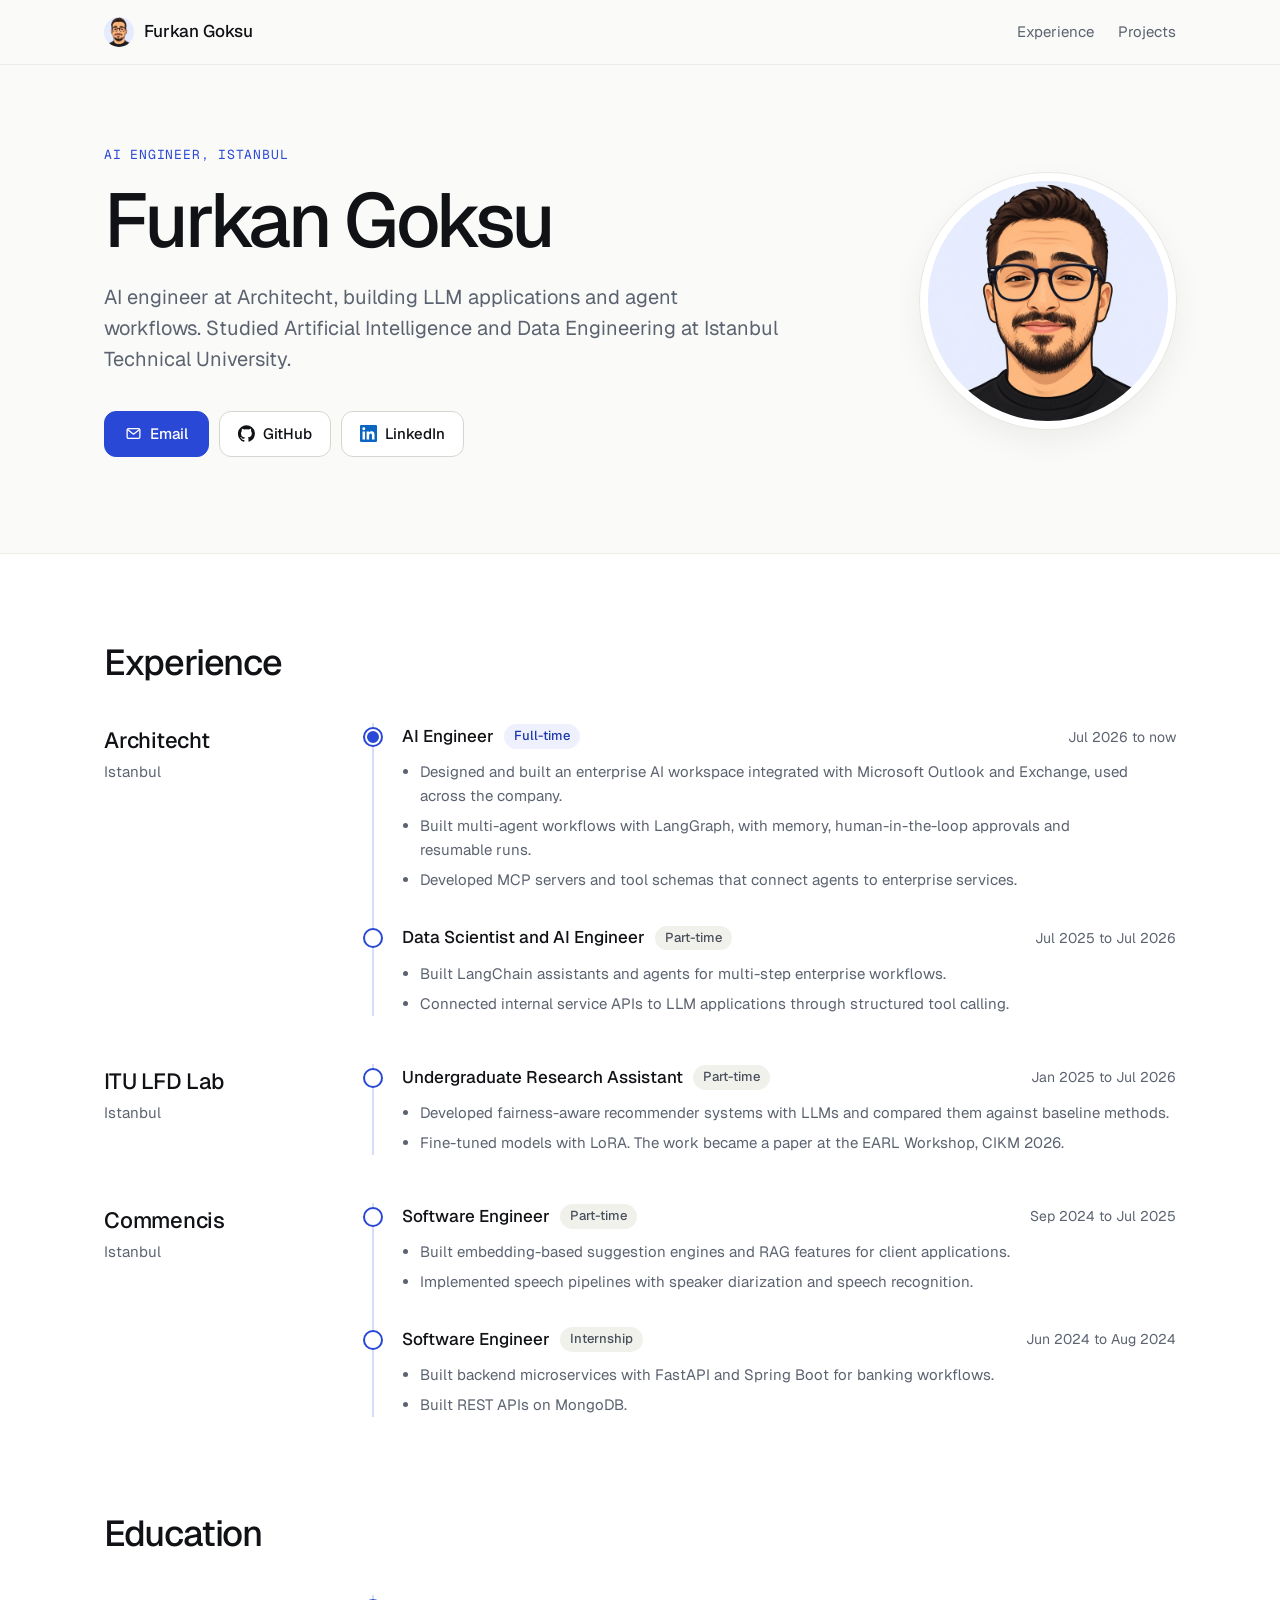
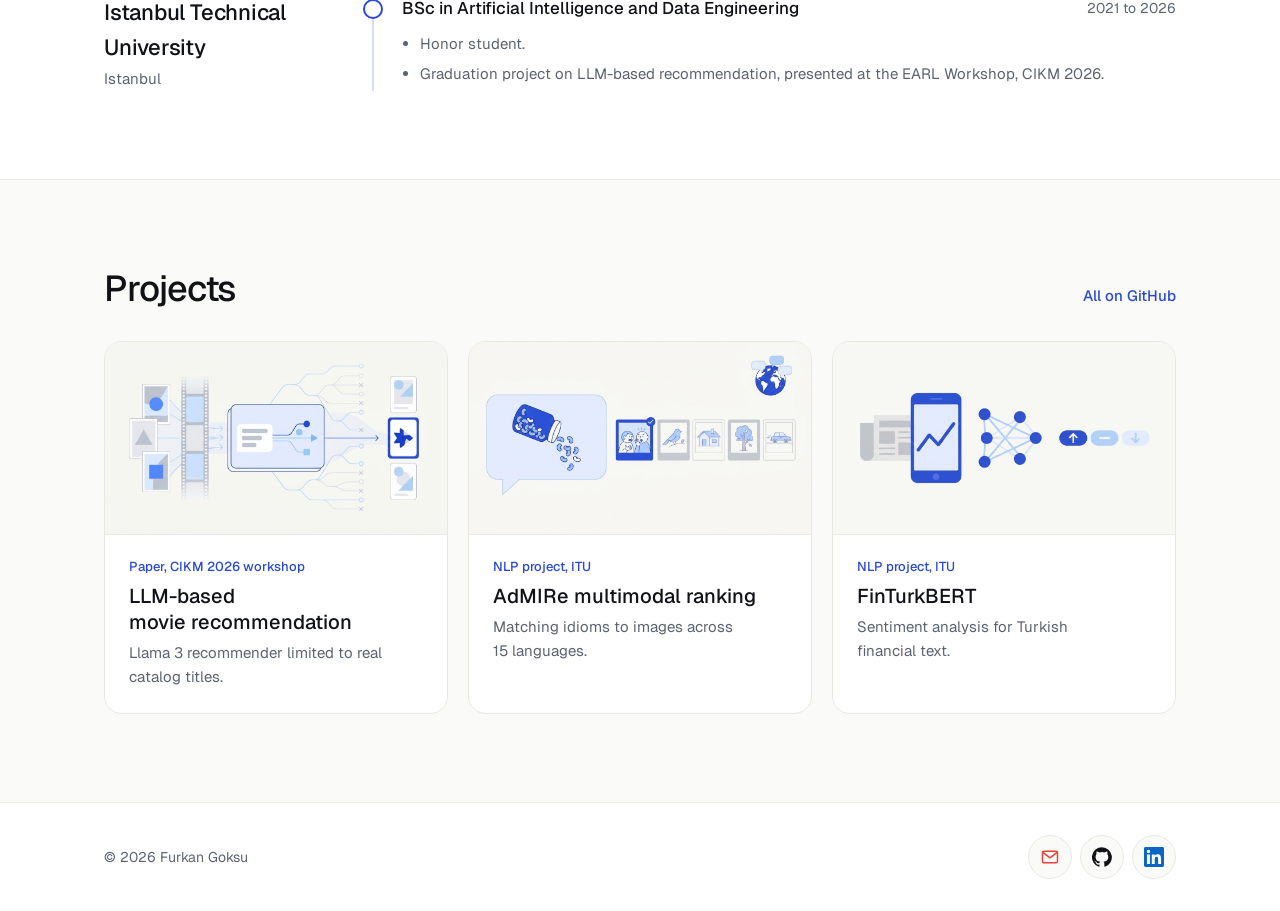
<file: index.html>
<!doctype html>
<html lang="en">
<head>
  <meta charset="utf-8">
  <meta name="viewport" content="width=device-width, initial-scale=1">
  <title>Furkan Goksu</title>
  <meta name="description" content="Furkan Goksu, AI engineer at Architecht in Istanbul. Experience, education and projects.">
  <meta property="og:title" content="Furkan Goksu">
  <meta property="og:description" content="Furkan Goksu, AI engineer at Architecht in Istanbul. Experience, education and projects.">
  <meta property="og:type" content="website">
  <meta property="og:image" content="https://furkngoksu.github.io/assets/img/avatar.jpg">
  <link rel="icon" href="assets/favicon.svg" type="image/svg+xml">
  <link rel="preconnect" href="https://fonts.googleapis.com">
  <link rel="preconnect" href="https://fonts.gstatic.com" crossorigin>
  <link href="https://fonts.googleapis.com/css2?family=Geist:wght@400;500;600&family=Geist+Mono:wght@400&display=swap" rel="stylesheet">
  <link rel="stylesheet" href="assets/style.css">
</head>
<body>
  <header class="top">
    <div class="wrap">
      <a class="brand" href="./"><img src="assets/img/avatar.jpg" alt="" width="30" height="30">Furkan Goksu</a>
      <nav aria-label="Main">
        <a class="opt-sm" href="#experience">Experience</a>
        <a href="#projects">Projects</a>
      </nav>
    </div>
  </header>

  <main>
    <section class="wrap hero" id="top" aria-labelledby="name">
      <div class="hero-text">
        <p class="eyebrow">AI ENGINEER, ISTANBUL</p>
        <h1 id="name">Furkan Goksu</h1>
        <p class="lead">AI engineer at Architecht, building LLM applications and agent workflows. Studied Artificial Intelligence and Data Engineering at Istanbul Technical University.</p>
        <div class="actions">
          <a class="btn primary" href="mailto:furkan.goksu.399@gmail.com"><svg aria-hidden="true" viewBox="0 0 24 24" fill="none" stroke="currentColor" stroke-width="1.8" stroke-linecap="round" stroke-linejoin="round"><rect x="3" y="5" width="18" height="14" rx="2"/><path d="m3.5 6.5 8.5 6.5 8.5-6.5"/></svg>Email</a>
          <a class="btn" href="https://github.com/furkngoksu"><svg aria-hidden="true" viewBox="0 0 24 24" fill="currentColor"><path d="M12 .3a12 12 0 0 0-3.8 23.4c.6.1.8-.3.8-.6v-2c-3.3.7-4-1.6-4-1.6-.6-1.4-1.4-1.8-1.4-1.8-1-.7.1-.7.1-.7 1.2.1 1.8 1.2 1.8 1.2 1.1 1.8 2.8 1.3 3.5 1 .1-.8.4-1.3.8-1.6-2.7-.3-5.5-1.3-5.5-5.9 0-1.3.5-2.4 1.2-3.2-.1-.3-.5-1.5.1-3.2 0 0 1-.3 3.3 1.2a11.5 11.5 0 0 1 6 0c2.3-1.5 3.3-1.2 3.3-1.2.6 1.7.2 2.9.1 3.2.8.8 1.2 1.9 1.2 3.2 0 4.6-2.8 5.6-5.5 5.9.4.4.8 1.1.8 2.2v3.3c0 .3.2.7.8.6A12 12 0 0 0 12 .3"/></svg>GitHub</a>
          <a class="btn" href="https://www.linkedin.com/in/furkan-goksu-x399/"><svg aria-hidden="true" viewBox="0 0 24 24" fill="#0A66C2"><path d="M20.45 20.45h-3.55v-5.57c0-1.33-.03-3.04-1.85-3.04-1.86 0-2.14 1.45-2.14 2.94v5.67H9.35V9h3.41v1.56h.05c.48-.9 1.64-1.85 3.37-1.85 3.6 0 4.27 2.37 4.27 5.46v6.28zM5.34 7.43a2.06 2.06 0 1 1 0-4.12 2.06 2.06 0 0 1 0 4.12zM7.12 20.45H3.56V9h3.56v11.45zM22.22 0H1.77C.79 0 0 .77 0 1.73v20.54C0 23.23.79 24 1.77 24h20.45c.98 0 1.78-.77 1.78-1.73V1.73C24 .77 23.2 0 22.22 0z"/></svg>LinkedIn</a>
        </div>
      </div>
      <div class="avatar"><img src="assets/img/avatar.jpg" alt="Illustrated avatar of Furkan Goksu" width="260" height="260"></div>
    </section>

    <div class="band">
      <section class="wrap section" id="experience" aria-labelledby="experience-title">
        <h2 id="experience-title">Experience</h2>
        <div class="orgs">
        <article class="org">
          <div class="org-name"><h3>Architecht</h3><p>Istanbul</p></div>
          <ol class="roles">
            <li class="role current">
              <div class="role-head">
                <div class="role-title"><h4>AI Engineer</h4><span class="pill full">Full-time</span></div>
                <span class="when">Jul 2026 to now</span>
              </div>
              <ul><li>Designed and built an enterprise AI workspace integrated with Microsoft Outlook and Exchange, used across the company.</li><li>Built multi-agent workflows with LangGraph, with memory, human-in-the-loop approvals and resumable runs.</li><li>Developed MCP servers and tool schemas that connect agents to enterprise services.</li></ul>
            </li>
            <li class="role">
              <div class="role-head">
                <div class="role-title"><h4>Data Scientist and AI Engineer</h4><span class="pill">Part-time</span></div>
                <span class="when">Jul 2025 to Jul 2026</span>
              </div>
              <ul><li>Built LangChain assistants and agents for multi-step enterprise workflows.</li><li>Connected internal service APIs to LLM applications through structured tool calling.</li></ul>
            </li>
          </ol>
        </article>
        <article class="org">
          <div class="org-name"><h3>ITU LFD Lab</h3><p>Istanbul</p></div>
          <ol class="roles">
            <li class="role">
              <div class="role-head">
                <div class="role-title"><h4>Undergraduate Research Assistant</h4><span class="pill">Part-time</span></div>
                <span class="when">Jan 2025 to Jul 2026</span>
              </div>
              <ul><li>Developed fairness-aware recommender systems with LLMs and compared them against baseline methods.</li><li>Fine-tuned models with LoRA. The work became a paper at the EARL Workshop, CIKM 2026.</li></ul>
            </li>
          </ol>
        </article>
        <article class="org">
          <div class="org-name"><h3>Commencis</h3><p>Istanbul</p></div>
          <ol class="roles">
            <li class="role">
              <div class="role-head">
                <div class="role-title"><h4>Software Engineer</h4><span class="pill">Part-time</span></div>
                <span class="when">Sep 2024 to Jul 2025</span>
              </div>
              <ul><li>Built embedding-based suggestion engines and RAG features for client applications.</li><li>Implemented speech pipelines with speaker diarization and speech recognition.</li></ul>
            </li>
            <li class="role">
              <div class="role-head">
                <div class="role-title"><h4>Software Engineer</h4><span class="pill">Internship</span></div>
                <span class="when">Jun 2024 to Aug 2024</span>
              </div>
              <ul><li>Built backend microservices with FastAPI and Spring Boot for banking workflows.</li><li>Built REST APIs on MongoDB.</li></ul>
            </li>
          </ol>
        </article>
        </div>

        <h2 class="next" id="education">Education</h2>
        <div class="orgs">
        <article class="org">
          <div class="org-name"><h3>Istanbul Technical University</h3><p>Istanbul</p></div>
          <ol class="roles">
            <li class="role">
              <div class="role-head">
                <div class="role-title"><h4>BSc in Artificial Intelligence and Data Engineering</h4></div>
                <span class="when">2021 to 2026</span>
              </div>
              <ul><li>Honor student.</li><li>Graduation project on LLM-based recommendation, presented at the EARL Workshop, CIKM 2026.</li></ul>
            </li>
          </ol>
        </article>
        </div>
      </section>
    </div>

    <section class="wrap section" id="projects" aria-labelledby="projects-title">
      <div class="head-row">
        <h2 id="projects-title">Projects</h2>
        <a href="https://github.com/furkngoksu">All on GitHub</a>
      </div>
      <div class="cards">
        <a class="card" href="projects/llm-recommender/">
          <img src="assets/img/cover-rec.jpg" alt="Illustration of a language model choosing movies from a catalog" width="1200" height="675" loading="lazy">
          <div class="body">
            <span class="kind">Paper, CIKM 2026 workshop</span>
            <h3>LLM-based movie recommendation</h3>
            <p>Llama 3 recommender limited to real catalog titles.</p>
          </div>
        </a>
        <a class="card" href="projects/admire/">
          <img src="assets/img/cover-admire.jpg" alt="Illustration of an idiom matched to the right image" width="1200" height="675" loading="lazy">
          <div class="body">
            <span class="kind">NLP project, ITU</span>
            <h3>AdMIRe multimodal ranking</h3>
            <p>Matching idioms to images across 15 languages.</p>
          </div>
        </a>
        <a class="card" href="projects/finturkbert/">
          <img src="assets/img/cover-fin.jpg" alt="Illustration of financial news turned into sentiment labels" width="1200" height="675" loading="lazy">
          <div class="body">
            <span class="kind">NLP project, ITU</span>
            <h3>FinTurkBERT</h3>
            <p>Sentiment analysis for Turkish financial text.</p>
          </div>
        </a>
      </div>
    </section>
  </main>

  <footer class="foot">
    <div class="wrap">
      <span>© 2026 Furkan Goksu</span>
      <div class="icons">
        <a class="mail" href="mailto:furkan.goksu.399@gmail.com" aria-label="Email"><svg aria-hidden="true" viewBox="0 0 24 24" fill="none" stroke="currentColor" stroke-width="1.8" stroke-linecap="round" stroke-linejoin="round"><rect x="3" y="5" width="18" height="14" rx="2"/><path d="m3.5 6.5 8.5 6.5 8.5-6.5"/></svg></a>
        <a class="gh" href="https://github.com/furkngoksu" aria-label="GitHub"><svg aria-hidden="true" viewBox="0 0 24 24" fill="currentColor"><path d="M12 .3a12 12 0 0 0-3.8 23.4c.6.1.8-.3.8-.6v-2c-3.3.7-4-1.6-4-1.6-.6-1.4-1.4-1.8-1.4-1.8-1-.7.1-.7.1-.7 1.2.1 1.8 1.2 1.8 1.2 1.1 1.8 2.8 1.3 3.5 1 .1-.8.4-1.3.8-1.6-2.7-.3-5.5-1.3-5.5-5.9 0-1.3.5-2.4 1.2-3.2-.1-.3-.5-1.5.1-3.2 0 0 1-.3 3.3 1.2a11.5 11.5 0 0 1 6 0c2.3-1.5 3.3-1.2 3.3-1.2.6 1.7.2 2.9.1 3.2.8.8 1.2 1.9 1.2 3.2 0 4.6-2.8 5.6-5.5 5.9.4.4.8 1.1.8 2.2v3.3c0 .3.2.7.8.6A12 12 0 0 0 12 .3"/></svg></a>
        <a class="li" href="https://www.linkedin.com/in/furkan-goksu-x399/" aria-label="LinkedIn"><svg aria-hidden="true" viewBox="0 0 24 24" fill="currentColor"><path d="M20.45 20.45h-3.55v-5.57c0-1.33-.03-3.04-1.85-3.04-1.86 0-2.14 1.45-2.14 2.94v5.67H9.35V9h3.41v1.56h.05c.48-.9 1.64-1.85 3.37-1.85 3.6 0 4.27 2.37 4.27 5.46v6.28zM5.34 7.43a2.06 2.06 0 1 1 0-4.12 2.06 2.06 0 0 1 0 4.12zM7.12 20.45H3.56V9h3.56v11.45zM22.22 0H1.77C.79 0 0 .77 0 1.73v20.54C0 23.23.79 24 1.77 24h20.45c.98 0 1.78-.77 1.78-1.73V1.73C24 .77 23.2 0 22.22 0z"/></svg></a>
      </div>
    </div>
  </footer>
</body>
</html>
</file>
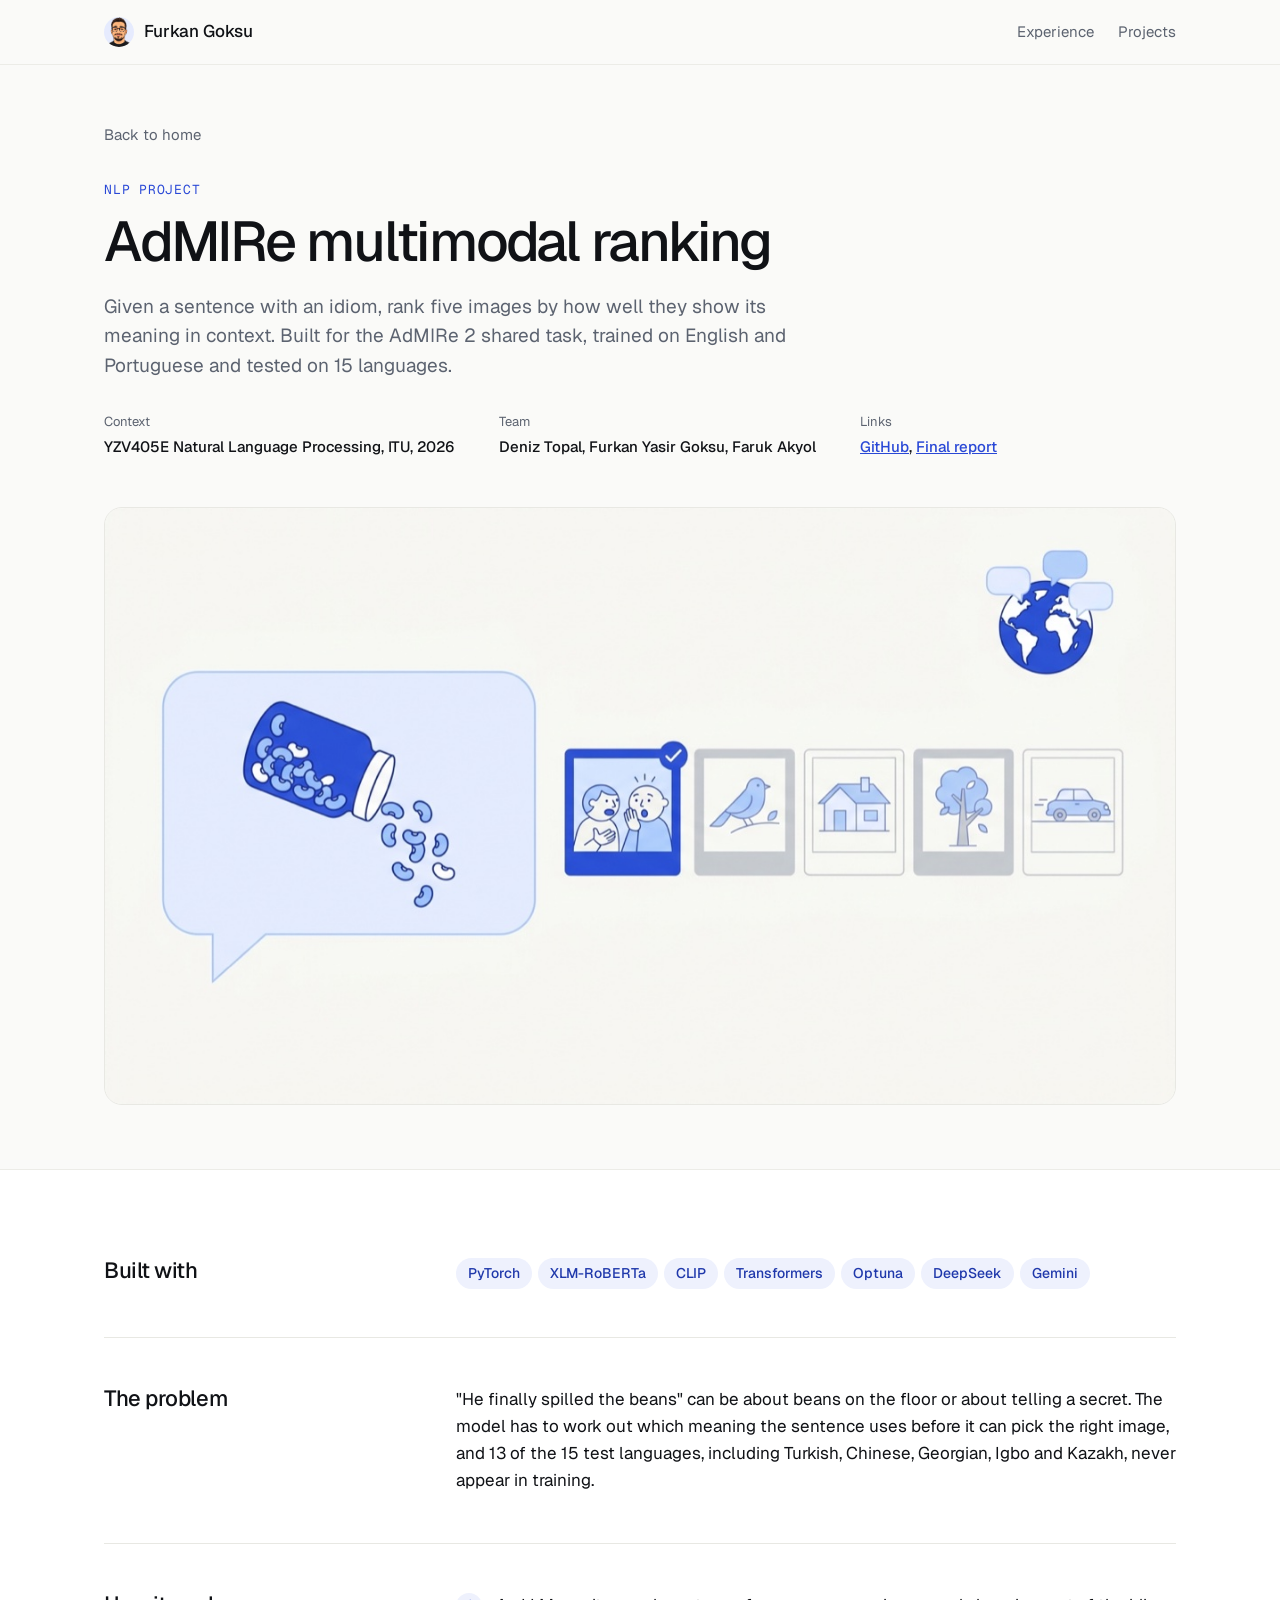
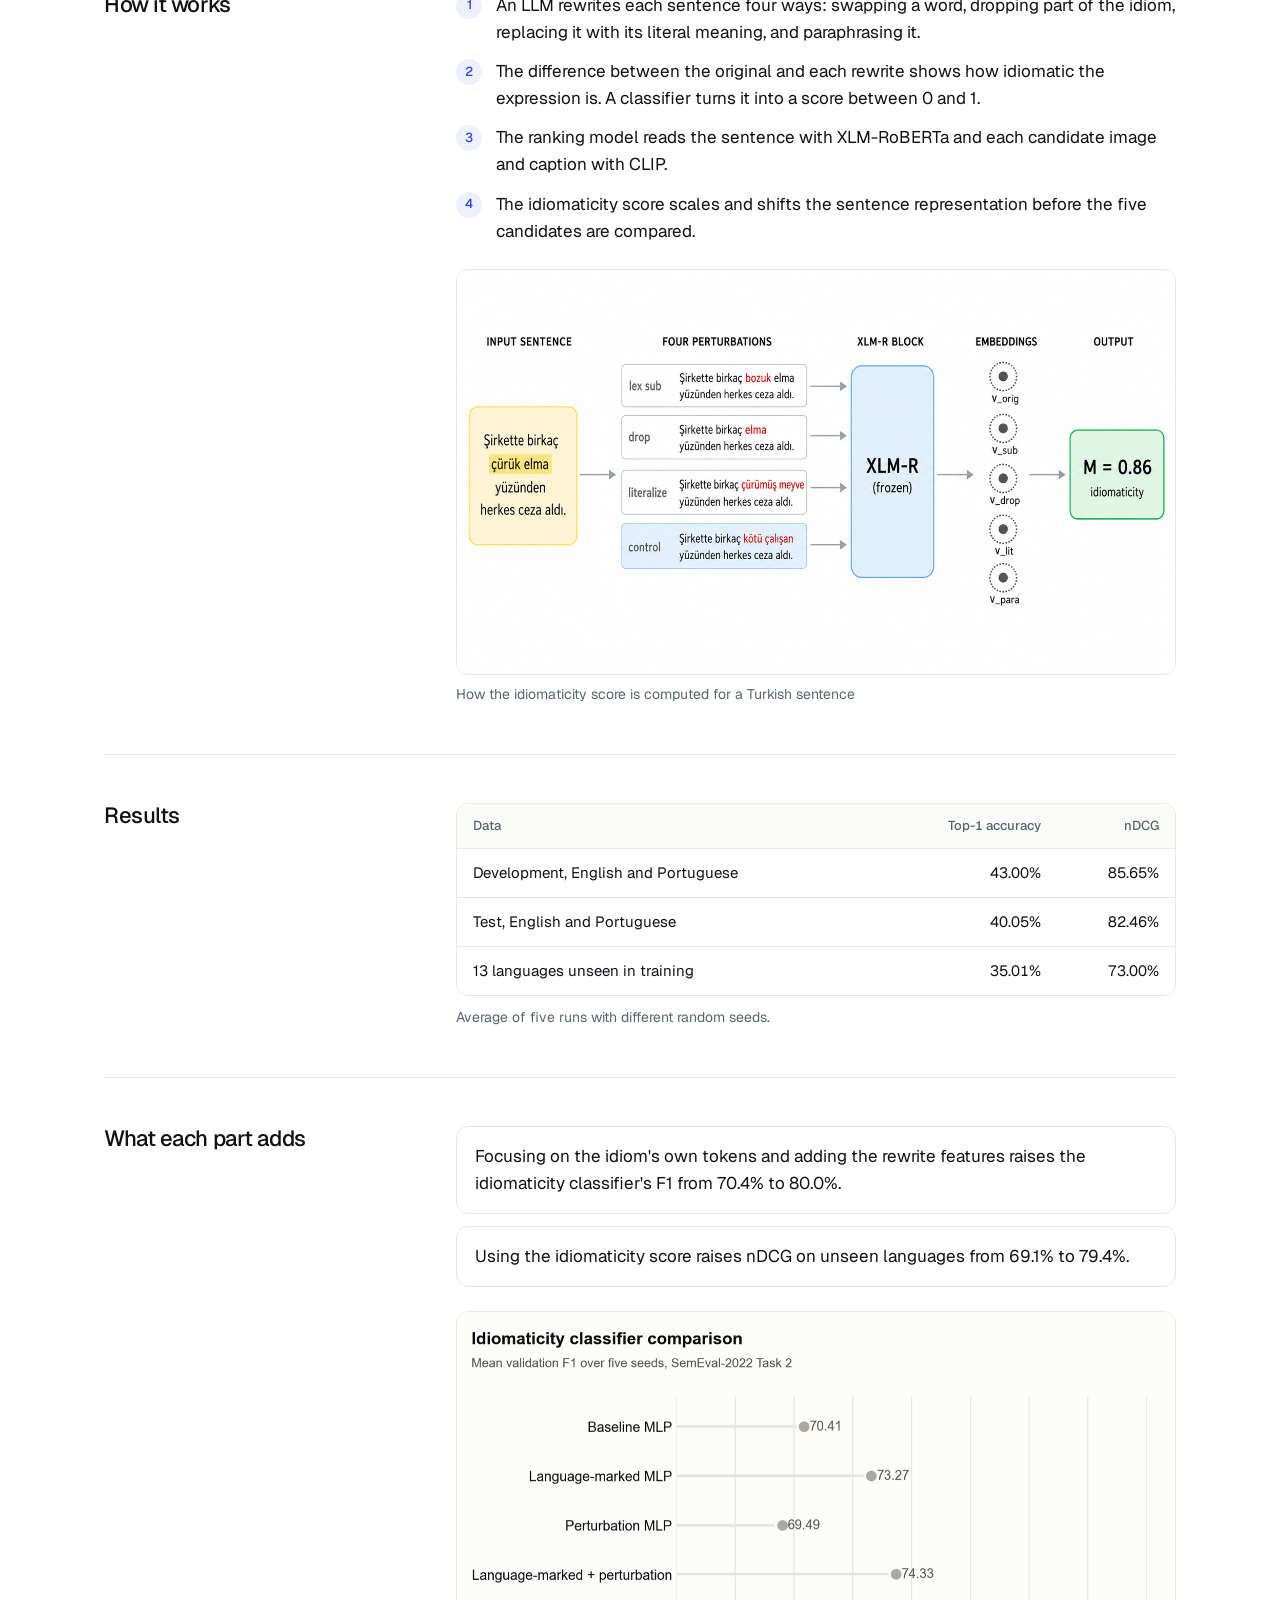
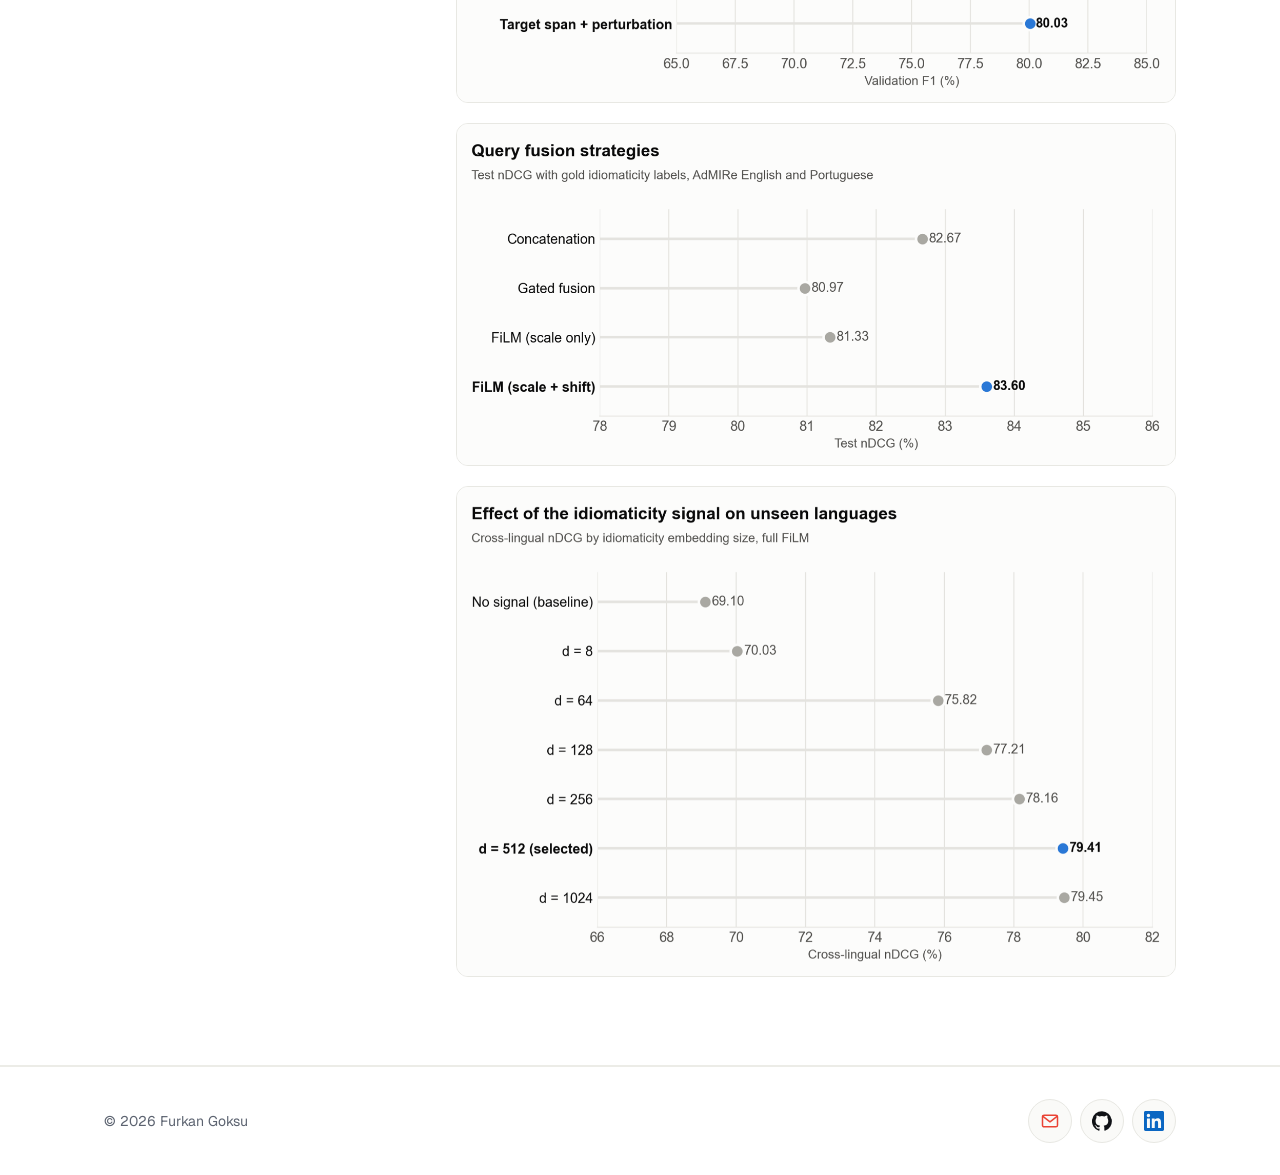
<file: projects/admire/index.html>
<!doctype html>
<html lang="en">
<head>
  <meta charset="utf-8">
  <meta name="viewport" content="width=device-width, initial-scale=1">
  <title>AdMIRe multimodal ranking | Furkan Goksu</title>
  <meta name="description" content="Ranking images by what an idiomatic expression means in context, across 15 languages.">
  <meta property="og:title" content="AdMIRe multimodal ranking | Furkan Goksu">
  <meta property="og:description" content="Ranking images by what an idiomatic expression means in context, across 15 languages.">
  <meta property="og:type" content="website">
  <meta property="og:image" content="https://furkngoksu.github.io/assets/img/avatar.jpg">
  <link rel="icon" href="../../assets/favicon.svg" type="image/svg+xml">
  <link rel="preconnect" href="https://fonts.googleapis.com">
  <link rel="preconnect" href="https://fonts.gstatic.com" crossorigin>
  <link href="https://fonts.googleapis.com/css2?family=Geist:wght@400;500;600&family=Geist+Mono:wght@400&display=swap" rel="stylesheet">
  <link rel="stylesheet" href="../../assets/style.css">
</head>
<body>
  <header class="top">
    <div class="wrap">
      <a class="brand" href="../../"><img src="../../assets/img/avatar.jpg" alt="" width="30" height="30">Furkan Goksu</a>
      <nav aria-label="Main">
        <a class="opt-sm" href="../../#experience">Experience</a>
        <a href="../../#projects">Projects</a>
      </nav>
    </div>
  </header>

  <main>
    <section class="wrap page-hero">
      <a class="back" href="../../#projects">Back to home</a>
      <p class="eyebrow">NLP PROJECT</p>
      <h1>AdMIRe multimodal ranking</h1>
      <p class="lead">Given a sentence with an idiom, rank five images by how well they show its meaning in context. Built for the AdMIRe 2 shared task, trained on English and Portuguese and tested on 15 languages.</p>
      <dl class="facts">
          <div><dt>Context</dt><dd>YZV405E Natural Language Processing, ITU, 2026</dd></div>
          <div><dt>Team</dt><dd>Deniz Topal, Furkan Yasir Goksu, Faruk Akyol</dd></div>
          <div><dt>Links</dt><dd><a href="https://github.com/furkngoksu/AdMIRe-Multimodal-Ranking">GitHub</a>, <a href="https://github.com/furkngoksu/AdMIRe-Multimodal-Ranking/blob/main/docs/report.pdf">Final report</a></dd></div>
      </dl>
    </section>
    <div class="wrap"><img class="cover" src="../../assets/img/cover-admire.jpg" alt="" width="1200" height="675"></div>
    <div class="band">
      <section class="wrap section">
      <div class="article">
        <h2>Built with</h2>
        <div class="text">
<ul class="tags"><li>PyTorch</li><li>XLM-RoBERTa</li><li>CLIP</li><li>Transformers</li><li>Optuna</li><li>DeepSeek</li><li>Gemini</li></ul>
        </div>
      </div>
      <div class="article">
        <h2>The problem</h2>
        <div class="text">
          <p>"He finally spilled the beans" can be about beans on the floor or about telling a secret. The model has to work out which meaning the sentence uses before it can pick the right image, and 13 of the 15 test languages, including Turkish, Chinese, Georgian, Igbo and Kazakh, never appear in training.</p>
        </div>
      </div>
      <div class="article">
        <h2>How it works</h2>
        <div class="text">
          <ol class="steps">
            <li>An LLM rewrites each sentence four ways: swapping a word, dropping part of the idiom, replacing it with its literal meaning, and paraphrasing it.</li>
            <li>The difference between the original and each rewrite shows how idiomatic the expression is. A classifier turns it into a score between 0 and 1.</li>
            <li>The ranking model reads the sentence with XLM-RoBERTa and each candidate image and caption with CLIP.</li>
            <li>The idiomaticity score scales and shifts the sentence representation before the five candidates are compared.</li>
          </ol>
          <figure><img src="../../assets/img/idiomaticity_signal.png" alt="Computing the idiomaticity signal for a Turkish example sentence" loading="lazy"><figcaption>How the idiomaticity score is computed for a Turkish sentence</figcaption></figure>
        </div>
      </div>
      <div class="article">
        <h2>Results</h2>
        <div class="text">
          <div class="table-box"><table>
            <thead><tr><th scope="col">Data</th><th scope="col" class="num">Top-1 accuracy</th><th scope="col" class="num">nDCG</th></tr></thead>
            <tbody>
              <tr><td>Development, English and Portuguese</td><td class="num">43.00%</td><td class="num">85.65%</td></tr>
              <tr><td>Test, English and Portuguese</td><td class="num">40.05%</td><td class="num">82.46%</td></tr>
              <tr><td>13 languages unseen in training</td><td class="num">35.01%</td><td class="num">73.00%</td></tr>
            </tbody>
          </table></div>
          <p class="note">Average of five runs with different random seeds.</p>
        </div>
      </div>
      <div class="article">
        <h2>What each part adds</h2>
        <div class="text">
          <div class="findings">
            <p>Focusing on the idiom's own tokens and adding the rewrite features raises the idiomaticity classifier's F1 from 70.4% to 80.0%.</p>
            <p>Using the idiomaticity score raises nDCG on unseen languages from 69.1% to 79.4%.</p>
          </div>
          <div class="figs">
            <img src="../../assets/img/idiomaticity_models.png" alt="Comparison of five idiomaticity classifiers" loading="lazy">
            <img src="../../assets/img/query_fusion.png" alt="Comparison of query fusion strategies" loading="lazy">
            <img src="../../assets/img/signal_dimension.png" alt="Effect of idiomaticity signal size on unseen languages" loading="lazy">
          </div>
        </div>
      </div>
      </section>
    </div>
  </main>

  <footer class="foot">
    <div class="wrap">
      <span>© 2026 Furkan Goksu</span>
      <div class="icons">
        <a class="mail" href="mailto:furkan.goksu.399@gmail.com" aria-label="Email"><svg aria-hidden="true" viewBox="0 0 24 24" fill="none" stroke="currentColor" stroke-width="1.8" stroke-linecap="round" stroke-linejoin="round"><rect x="3" y="5" width="18" height="14" rx="2"/><path d="m3.5 6.5 8.5 6.5 8.5-6.5"/></svg></a>
        <a class="gh" href="https://github.com/furkngoksu" aria-label="GitHub"><svg aria-hidden="true" viewBox="0 0 24 24" fill="currentColor"><path d="M12 .3a12 12 0 0 0-3.8 23.4c.6.1.8-.3.8-.6v-2c-3.3.7-4-1.6-4-1.6-.6-1.4-1.4-1.8-1.4-1.8-1-.7.1-.7.1-.7 1.2.1 1.8 1.2 1.8 1.2 1.1 1.8 2.8 1.3 3.5 1 .1-.8.4-1.3.8-1.6-2.7-.3-5.5-1.3-5.5-5.9 0-1.3.5-2.4 1.2-3.2-.1-.3-.5-1.5.1-3.2 0 0 1-.3 3.3 1.2a11.5 11.5 0 0 1 6 0c2.3-1.5 3.3-1.2 3.3-1.2.6 1.7.2 2.9.1 3.2.8.8 1.2 1.9 1.2 3.2 0 4.6-2.8 5.6-5.5 5.9.4.4.8 1.1.8 2.2v3.3c0 .3.2.7.8.6A12 12 0 0 0 12 .3"/></svg></a>
        <a class="li" href="https://www.linkedin.com/in/furkan-goksu-x399/" aria-label="LinkedIn"><svg aria-hidden="true" viewBox="0 0 24 24" fill="currentColor"><path d="M20.45 20.45h-3.55v-5.57c0-1.33-.03-3.04-1.85-3.04-1.86 0-2.14 1.45-2.14 2.94v5.67H9.35V9h3.41v1.56h.05c.48-.9 1.64-1.85 3.37-1.85 3.6 0 4.27 2.37 4.27 5.46v6.28zM5.34 7.43a2.06 2.06 0 1 1 0-4.12 2.06 2.06 0 0 1 0 4.12zM7.12 20.45H3.56V9h3.56v11.45zM22.22 0H1.77C.79 0 0 .77 0 1.73v20.54C0 23.23.79 24 1.77 24h20.45c.98 0 1.78-.77 1.78-1.73V1.73C24 .77 23.2 0 22.22 0z"/></svg></a>
      </div>
    </div>
  </footer>
</body>
</html>
</file>
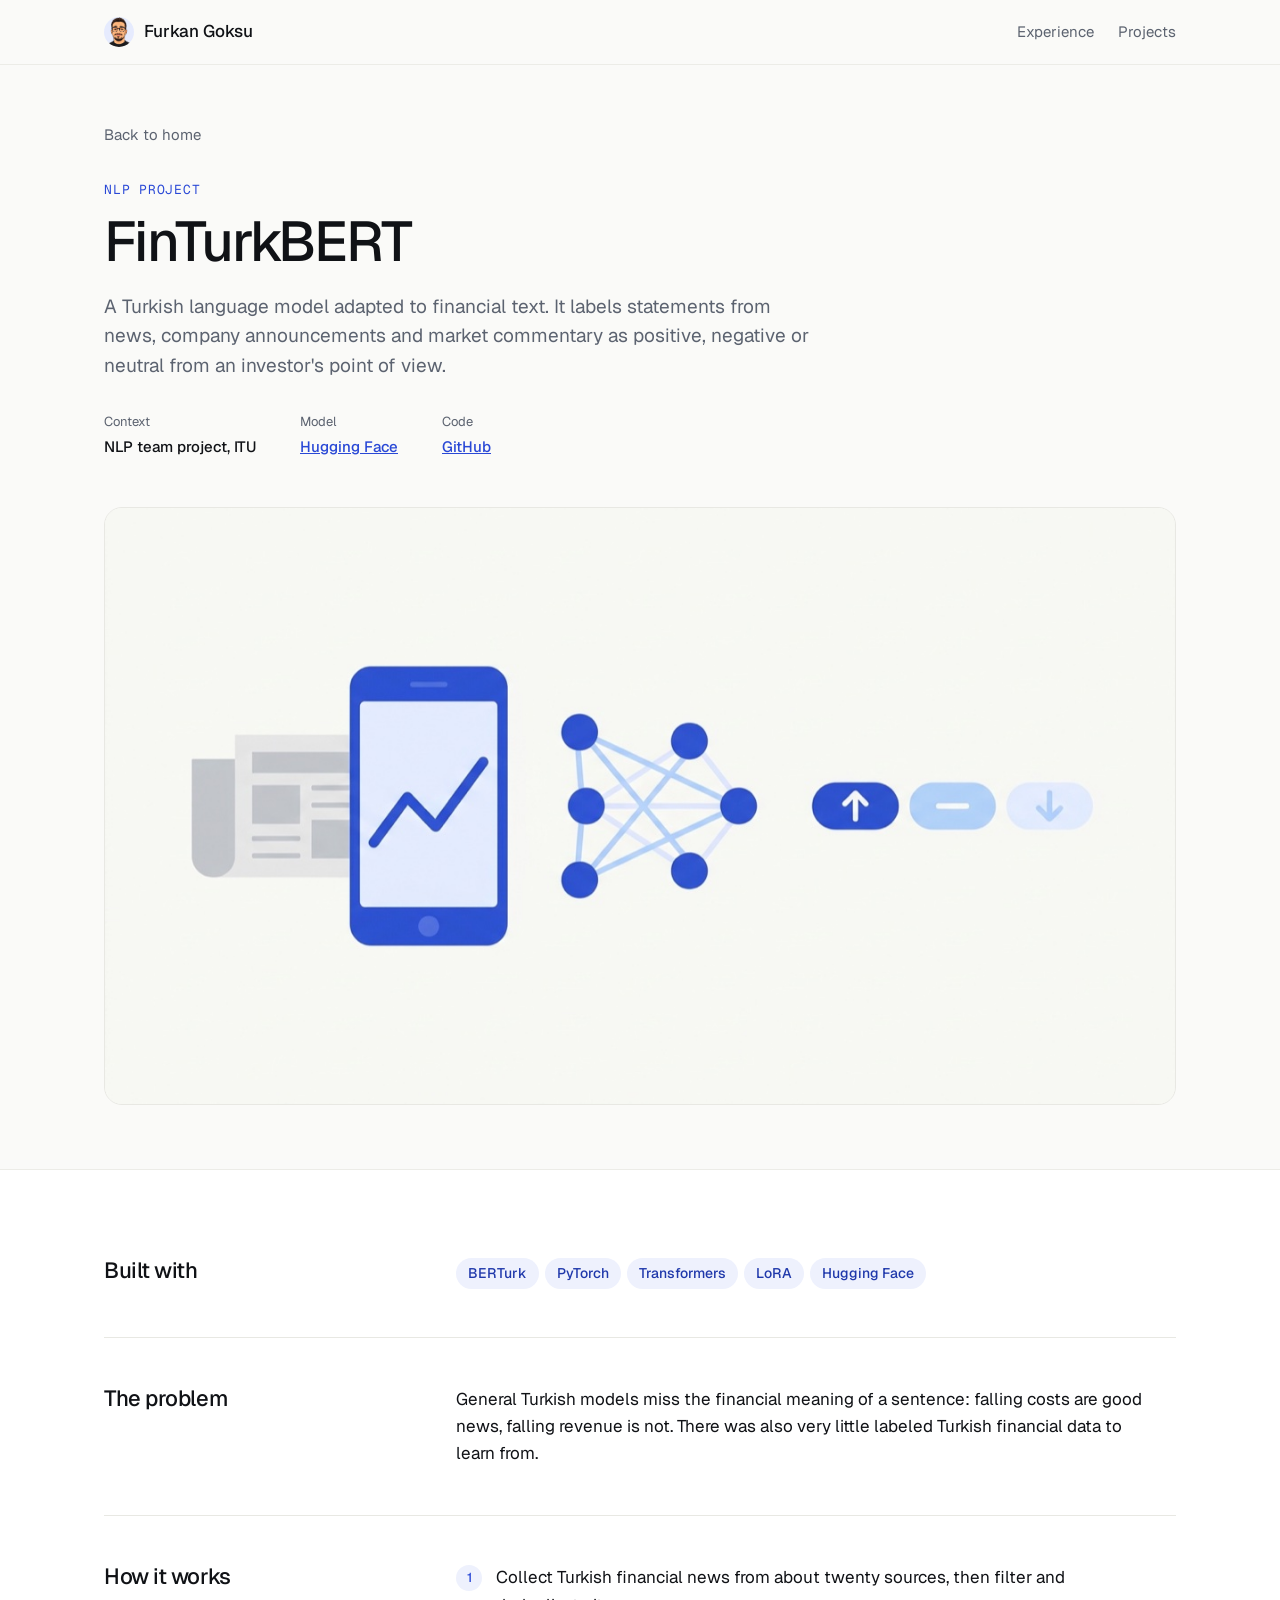
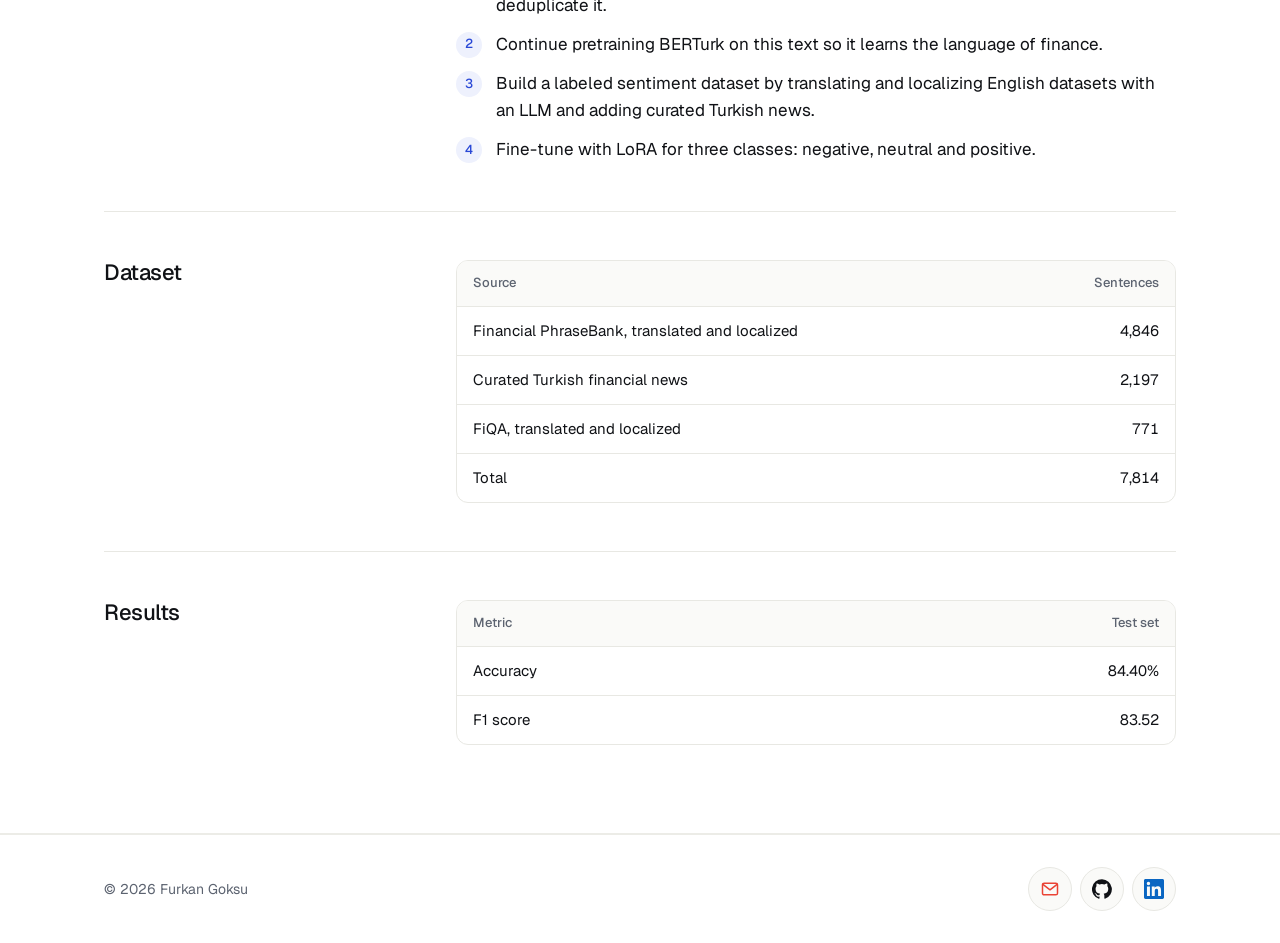
<file: projects/finturkbert/index.html>
<!doctype html>
<html lang="en">
<head>
  <meta charset="utf-8">
  <meta name="viewport" content="width=device-width, initial-scale=1">
  <title>FinTurkBERT | Furkan Goksu</title>
  <meta name="description" content="Sentiment analysis for Turkish financial text, adapted from BERTurk.">
  <meta property="og:title" content="FinTurkBERT | Furkan Goksu">
  <meta property="og:description" content="Sentiment analysis for Turkish financial text, adapted from BERTurk.">
  <meta property="og:type" content="website">
  <meta property="og:image" content="https://furkngoksu.github.io/assets/img/avatar.jpg">
  <link rel="icon" href="../../assets/favicon.svg" type="image/svg+xml">
  <link rel="preconnect" href="https://fonts.googleapis.com">
  <link rel="preconnect" href="https://fonts.gstatic.com" crossorigin>
  <link href="https://fonts.googleapis.com/css2?family=Geist:wght@400;500;600&family=Geist+Mono:wght@400&display=swap" rel="stylesheet">
  <link rel="stylesheet" href="../../assets/style.css">
</head>
<body>
  <header class="top">
    <div class="wrap">
      <a class="brand" href="../../"><img src="../../assets/img/avatar.jpg" alt="" width="30" height="30">Furkan Goksu</a>
      <nav aria-label="Main">
        <a class="opt-sm" href="../../#experience">Experience</a>
        <a href="../../#projects">Projects</a>
      </nav>
    </div>
  </header>

  <main>
    <section class="wrap page-hero">
      <a class="back" href="../../#projects">Back to home</a>
      <p class="eyebrow">NLP PROJECT</p>
      <h1>FinTurkBERT</h1>
      <p class="lead">A Turkish language model adapted to financial text. It labels statements from news, company announcements and market commentary as positive, negative or neutral from an investor's point of view.</p>
      <dl class="facts">
          <div><dt>Context</dt><dd>NLP team project, ITU</dd></div>
          <div><dt>Model</dt><dd><a href="https://huggingface.co/ff112/FinTurkBERT">Hugging Face</a></dd></div>
          <div><dt>Code</dt><dd><a href="https://github.com/furkngoksu/FinTurkBERT">GitHub</a></dd></div>
      </dl>
    </section>
    <div class="wrap"><img class="cover" src="../../assets/img/cover-fin.jpg" alt="" width="1200" height="675"></div>
    <div class="band">
      <section class="wrap section">
      <div class="article">
        <h2>Built with</h2>
        <div class="text">
<ul class="tags"><li>BERTurk</li><li>PyTorch</li><li>Transformers</li><li>LoRA</li><li>Hugging Face</li></ul>
        </div>
      </div>
      <div class="article">
        <h2>The problem</h2>
        <div class="text">
          <p>General Turkish models miss the financial meaning of a sentence: falling costs are good news, falling revenue is not. There was also very little labeled Turkish financial data to learn from.</p>
        </div>
      </div>
      <div class="article">
        <h2>How it works</h2>
        <div class="text">
          <ol class="steps">
            <li>Collect Turkish financial news from about twenty sources, then filter and deduplicate it.</li>
            <li>Continue pretraining BERTurk on this text so it learns the language of finance.</li>
            <li>Build a labeled sentiment dataset by translating and localizing English datasets with an LLM and adding curated Turkish news.</li>
            <li>Fine-tune with LoRA for three classes: negative, neutral and positive.</li>
          </ol>
        </div>
      </div>
      <div class="article">
        <h2>Dataset</h2>
        <div class="text">
          <div class="table-box"><table>
            <thead><tr><th scope="col">Source</th><th scope="col" class="num">Sentences</th></tr></thead>
            <tbody>
              <tr><td>Financial PhraseBank, translated and localized</td><td class="num">4,846</td></tr>
              <tr><td>Curated Turkish financial news</td><td class="num">2,197</td></tr>
              <tr><td>FiQA, translated and localized</td><td class="num">771</td></tr>
              <tr><td>Total</td><td class="num">7,814</td></tr>
            </tbody>
          </table></div>
        </div>
      </div>
      <div class="article">
        <h2>Results</h2>
        <div class="text">
          <div class="table-box"><table>
            <thead><tr><th scope="col">Metric</th><th scope="col" class="num">Test set</th></tr></thead>
            <tbody>
              <tr><td>Accuracy</td><td class="num">84.40%</td></tr>
              <tr><td>F1 score</td><td class="num">83.52</td></tr>
            </tbody>
          </table></div>
        </div>
      </div>
      </section>
    </div>
  </main>

  <footer class="foot">
    <div class="wrap">
      <span>© 2026 Furkan Goksu</span>
      <div class="icons">
        <a class="mail" href="mailto:furkan.goksu.399@gmail.com" aria-label="Email"><svg aria-hidden="true" viewBox="0 0 24 24" fill="none" stroke="currentColor" stroke-width="1.8" stroke-linecap="round" stroke-linejoin="round"><rect x="3" y="5" width="18" height="14" rx="2"/><path d="m3.5 6.5 8.5 6.5 8.5-6.5"/></svg></a>
        <a class="gh" href="https://github.com/furkngoksu" aria-label="GitHub"><svg aria-hidden="true" viewBox="0 0 24 24" fill="currentColor"><path d="M12 .3a12 12 0 0 0-3.8 23.4c.6.1.8-.3.8-.6v-2c-3.3.7-4-1.6-4-1.6-.6-1.4-1.4-1.8-1.4-1.8-1-.7.1-.7.1-.7 1.2.1 1.8 1.2 1.8 1.2 1.1 1.8 2.8 1.3 3.5 1 .1-.8.4-1.3.8-1.6-2.7-.3-5.5-1.3-5.5-5.9 0-1.3.5-2.4 1.2-3.2-.1-.3-.5-1.5.1-3.2 0 0 1-.3 3.3 1.2a11.5 11.5 0 0 1 6 0c2.3-1.5 3.3-1.2 3.3-1.2.6 1.7.2 2.9.1 3.2.8.8 1.2 1.9 1.2 3.2 0 4.6-2.8 5.6-5.5 5.9.4.4.8 1.1.8 2.2v3.3c0 .3.2.7.8.6A12 12 0 0 0 12 .3"/></svg></a>
        <a class="li" href="https://www.linkedin.com/in/furkan-goksu-x399/" aria-label="LinkedIn"><svg aria-hidden="true" viewBox="0 0 24 24" fill="currentColor"><path d="M20.45 20.45h-3.55v-5.57c0-1.33-.03-3.04-1.85-3.04-1.86 0-2.14 1.45-2.14 2.94v5.67H9.35V9h3.41v1.56h.05c.48-.9 1.64-1.85 3.37-1.85 3.6 0 4.27 2.37 4.27 5.46v6.28zM5.34 7.43a2.06 2.06 0 1 1 0-4.12 2.06 2.06 0 0 1 0 4.12zM7.12 20.45H3.56V9h3.56v11.45zM22.22 0H1.77C.79 0 0 .77 0 1.73v20.54C0 23.23.79 24 1.77 24h20.45c.98 0 1.78-.77 1.78-1.73V1.73C24 .77 23.2 0 22.22 0z"/></svg></a>
      </div>
    </div>
  </footer>
</body>
</html>
</file>
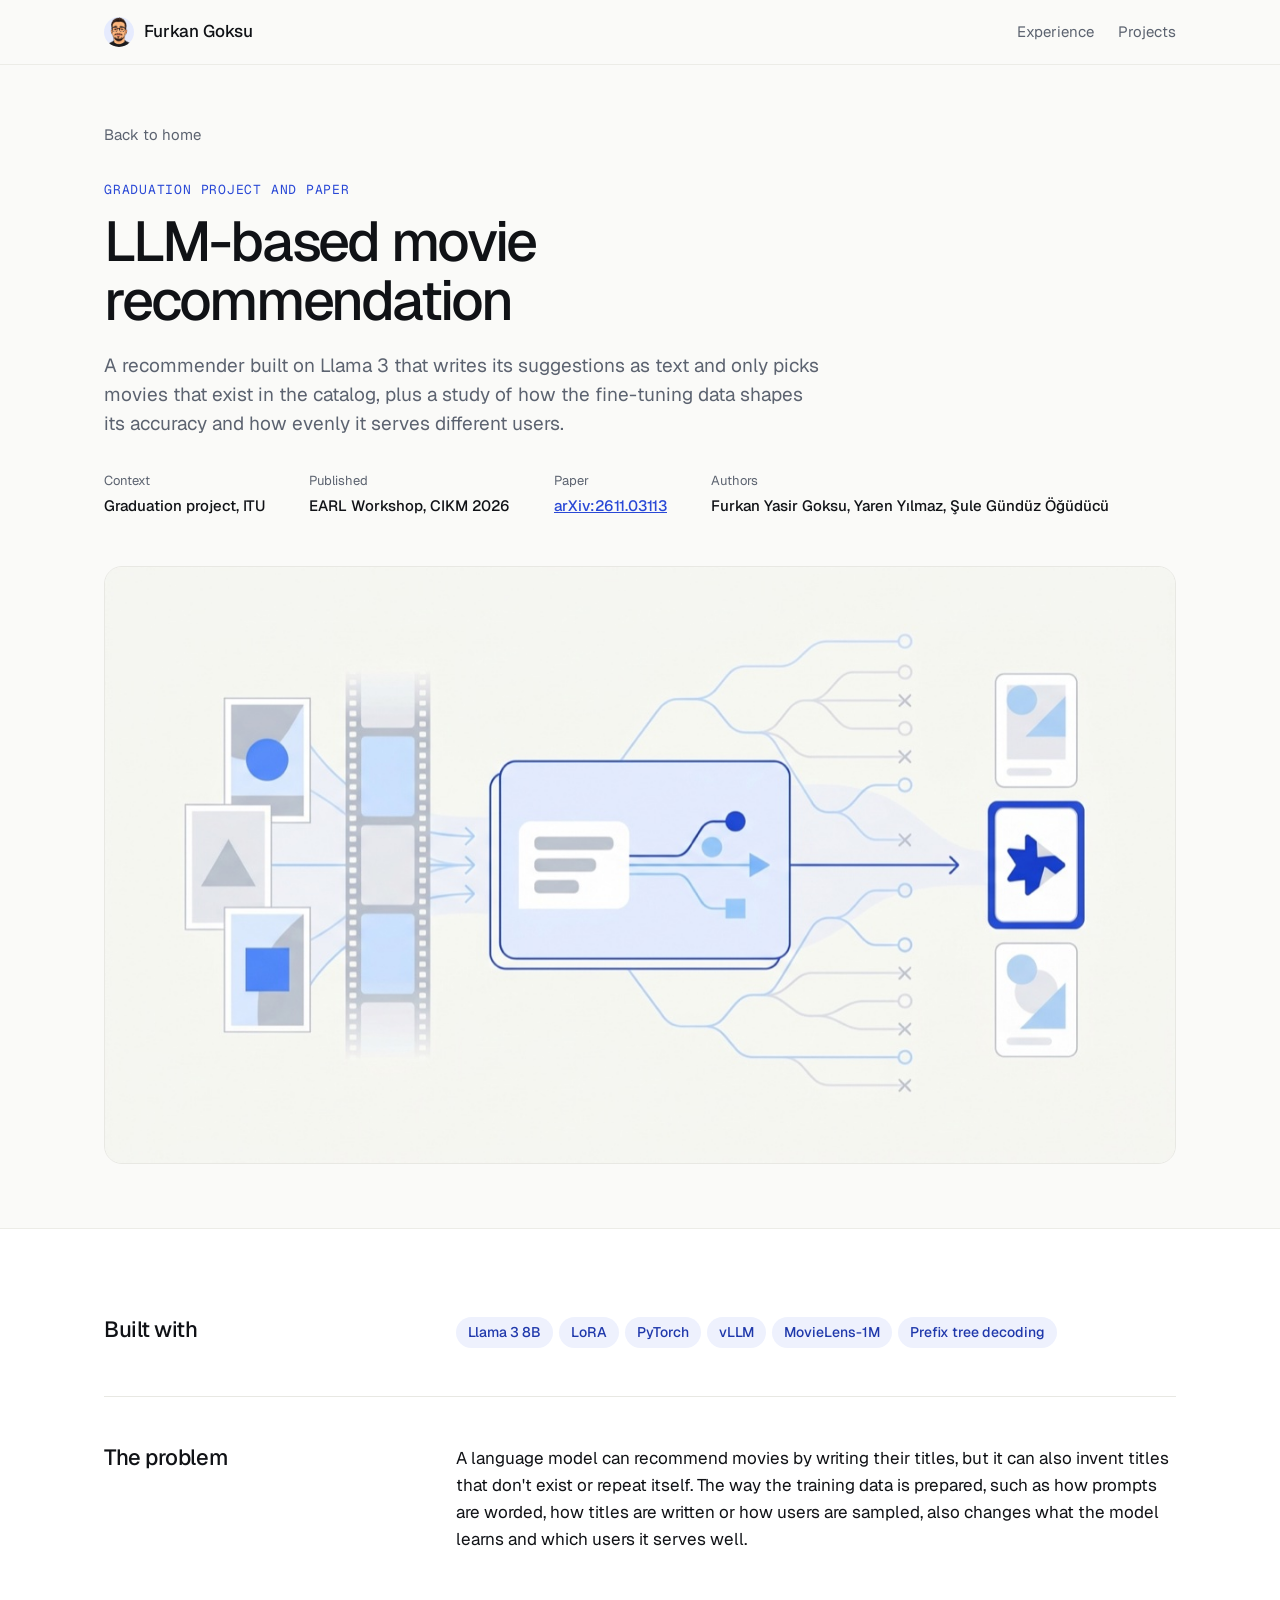
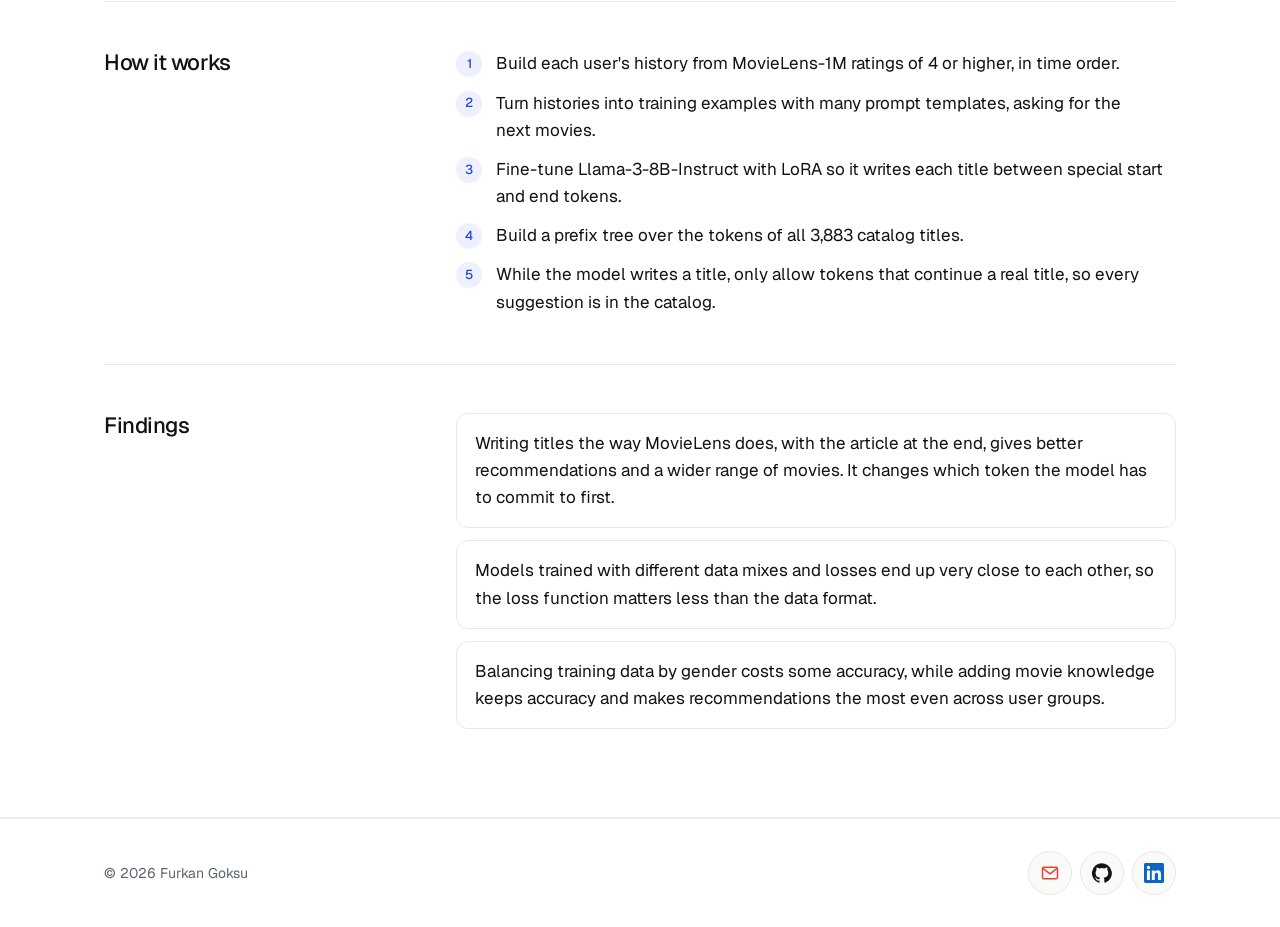
<file: projects/llm-recommender/index.html>
<!doctype html>
<html lang="en">
<head>
  <meta charset="utf-8">
  <meta name="viewport" content="width=device-width, initial-scale=1">
  <title>LLM-based movie recommendation | Furkan Goksu</title>
  <meta name="description" content="A movie recommender built on Llama 3, and how fine-tuning data design affects its quality and fairness.">
  <meta property="og:title" content="LLM-based movie recommendation | Furkan Goksu">
  <meta property="og:description" content="A movie recommender built on Llama 3, and how fine-tuning data design affects its quality and fairness.">
  <meta property="og:type" content="website">
  <meta property="og:image" content="https://furkngoksu.github.io/assets/img/avatar.jpg">
  <link rel="icon" href="../../assets/favicon.svg" type="image/svg+xml">
  <link rel="preconnect" href="https://fonts.googleapis.com">
  <link rel="preconnect" href="https://fonts.gstatic.com" crossorigin>
  <link href="https://fonts.googleapis.com/css2?family=Geist:wght@400;500;600&family=Geist+Mono:wght@400&display=swap" rel="stylesheet">
  <link rel="stylesheet" href="../../assets/style.css">
</head>
<body>
  <header class="top">
    <div class="wrap">
      <a class="brand" href="../../"><img src="../../assets/img/avatar.jpg" alt="" width="30" height="30">Furkan Goksu</a>
      <nav aria-label="Main">
        <a class="opt-sm" href="../../#experience">Experience</a>
        <a href="../../#projects">Projects</a>
      </nav>
    </div>
  </header>

  <main>
    <section class="wrap page-hero">
      <a class="back" href="../../#projects">Back to home</a>
      <p class="eyebrow">GRADUATION PROJECT AND PAPER</p>
      <h1>LLM-based movie recommendation</h1>
      <p class="lead">A recommender built on Llama 3 that writes its suggestions as text and only picks movies that exist in the catalog, plus a study of how the fine-tuning data shapes its accuracy and how evenly it serves different users.</p>
      <dl class="facts">
          <div><dt>Context</dt><dd>Graduation project, ITU</dd></div>
          <div><dt>Published</dt><dd>EARL Workshop, CIKM 2026</dd></div>
          <div><dt>Paper</dt><dd><a href="https://arxiv.org/abs/2611.03113">arXiv:2611.03113</a></dd></div>
          <div><dt>Authors</dt><dd>Furkan Yasir Goksu, Yaren Yılmaz, Şule Gündüz Öğüdücü</dd></div>
      </dl>
    </section>
    <div class="wrap"><img class="cover" src="../../assets/img/cover-rec.jpg" alt="" width="1200" height="675"></div>
    <div class="band">
      <section class="wrap section">
      <div class="article">
        <h2>Built with</h2>
        <div class="text">
<ul class="tags"><li>Llama 3 8B</li><li>LoRA</li><li>PyTorch</li><li>vLLM</li><li>MovieLens-1M</li><li>Prefix tree decoding</li></ul>
        </div>
      </div>
      <div class="article">
        <h2>The problem</h2>
        <div class="text">
          <p>A language model can recommend movies by writing their titles, but it can also invent titles that don't exist or repeat itself. The way the training data is prepared, such as how prompts are worded, how titles are written or how users are sampled, also changes what the model learns and which users it serves well.</p>
        </div>
      </div>
      <div class="article">
        <h2>How it works</h2>
        <div class="text">
          <ol class="steps">
            <li>Build each user's history from MovieLens-1M ratings of 4 or higher, in time order.</li>
            <li>Turn histories into training examples with many prompt templates, asking for the next movies.</li>
            <li>Fine-tune Llama-3-8B-Instruct with LoRA so it writes each title between special start and end tokens.</li>
            <li>Build a prefix tree over the tokens of all 3,883 catalog titles.</li>
            <li>While the model writes a title, only allow tokens that continue a real title, so every suggestion is in the catalog.</li>
          </ol>
        </div>
      </div>
      <div class="article">
        <h2>Findings</h2>
        <div class="text">
          <div class="findings">
            <p>Writing titles the way MovieLens does, with the article at the end, gives better recommendations and a wider range of movies. It changes which token the model has to commit to first.</p>
            <p>Models trained with different data mixes and losses end up very close to each other, so the loss function matters less than the data format.</p>
            <p>Balancing training data by gender costs some accuracy, while adding movie knowledge keeps accuracy and makes recommendations the most even across user groups.</p>
          </div>
        </div>
      </div>
      </section>
    </div>
  </main>

  <footer class="foot">
    <div class="wrap">
      <span>© 2026 Furkan Goksu</span>
      <div class="icons">
        <a class="mail" href="mailto:furkan.goksu.399@gmail.com" aria-label="Email"><svg aria-hidden="true" viewBox="0 0 24 24" fill="none" stroke="currentColor" stroke-width="1.8" stroke-linecap="round" stroke-linejoin="round"><rect x="3" y="5" width="18" height="14" rx="2"/><path d="m3.5 6.5 8.5 6.5 8.5-6.5"/></svg></a>
        <a class="gh" href="https://github.com/furkngoksu" aria-label="GitHub"><svg aria-hidden="true" viewBox="0 0 24 24" fill="currentColor"><path d="M12 .3a12 12 0 0 0-3.8 23.4c.6.1.8-.3.8-.6v-2c-3.3.7-4-1.6-4-1.6-.6-1.4-1.4-1.8-1.4-1.8-1-.7.1-.7.1-.7 1.2.1 1.8 1.2 1.8 1.2 1.1 1.8 2.8 1.3 3.5 1 .1-.8.4-1.3.8-1.6-2.7-.3-5.5-1.3-5.5-5.9 0-1.3.5-2.4 1.2-3.2-.1-.3-.5-1.5.1-3.2 0 0 1-.3 3.3 1.2a11.5 11.5 0 0 1 6 0c2.3-1.5 3.3-1.2 3.3-1.2.6 1.7.2 2.9.1 3.2.8.8 1.2 1.9 1.2 3.2 0 4.6-2.8 5.6-5.5 5.9.4.4.8 1.1.8 2.2v3.3c0 .3.2.7.8.6A12 12 0 0 0 12 .3"/></svg></a>
        <a class="li" href="https://www.linkedin.com/in/furkan-goksu-x399/" aria-label="LinkedIn"><svg aria-hidden="true" viewBox="0 0 24 24" fill="currentColor"><path d="M20.45 20.45h-3.55v-5.57c0-1.33-.03-3.04-1.85-3.04-1.86 0-2.14 1.45-2.14 2.94v5.67H9.35V9h3.41v1.56h.05c.48-.9 1.64-1.85 3.37-1.85 3.6 0 4.27 2.37 4.27 5.46v6.28zM5.34 7.43a2.06 2.06 0 1 1 0-4.12 2.06 2.06 0 0 1 0 4.12zM7.12 20.45H3.56V9h3.56v11.45zM22.22 0H1.77C.79 0 0 .77 0 1.73v20.54C0 23.23.79 24 1.77 24h20.45c.98 0 1.78-.77 1.78-1.73V1.73C24 .77 23.2 0 22.22 0z"/></svg></a>
      </div>
    </div>
  </footer>
</body>
</html>
</file>
<file: assets/style.css>
:root {
  --bg: #fafaf8;
  --surface: #ffffff;
  --ink: #101216;
  --muted: #5c6370;
  --line: #e8e8e3;
  --line-soft: #ececE7;
  --btn-line: #d6d6d0;
  --accent: #2948d6;
  --accent-hover: #1f38ab;
  --accent-soft: #eef1fd;
  --accent-line: #d5ddfa;
  --pill-bg: #f1f1ec;
  --pill-ink: #4a505b;
  --on-accent: #ffffff;
  --header-bg: rgba(250, 250, 248, 0.92);
  color-scheme: light;
}

@media (prefers-color-scheme: dark) {
  :root {
    --bg: #0c0e11;
    --surface: #121519;
    --ink: #eceef1;
    --muted: #9aa1ad;
    --line: #262a31;
    --line-soft: #20242a;
    --btn-line: #353a43;
    --accent: #8199ff;
    --accent-hover: #a3b4ff;
    --accent-soft: #1a2140;
    --accent-line: #2a3459;
    --pill-bg: #1e2228;
    --pill-ink: #b8bec8;
    --on-accent: #0c0e11;
    --header-bg: rgba(12, 14, 17, 0.9);
    color-scheme: dark;
  }
}

* { box-sizing: border-box; }
html { -webkit-text-size-adjust: 100%; scroll-behavior: smooth; scroll-padding-top: 72px; }
@media (prefers-reduced-motion: reduce) { html { scroll-behavior: auto; } }

body {
  margin: 0;
  background: var(--bg);
  color: var(--ink);
  font-family: "Geist", system-ui, -apple-system, "Segoe UI", sans-serif;
  font-size: 17px;
  line-height: 1.6;
  -webkit-font-smoothing: antialiased;
}

h1, h2, h3, h4 { margin: 0; font-weight: 500; text-wrap: balance; }
p, li { text-wrap: pretty; }
img { display: block; max-width: 100%; }
a { color: var(--accent); }
a:hover { color: var(--accent-hover); }
:focus-visible { outline: 2px solid var(--accent); outline-offset: 3px; border-radius: 6px; }

.wrap { max-width: 1120px; margin: 0 auto; padding: 0 24px; }

/* Header */
.top { position: sticky; top: 0; z-index: 10; background: var(--header-bg); backdrop-filter: blur(10px); -webkit-backdrop-filter: blur(10px); border-bottom: 1px solid var(--line-soft); }
.top .wrap { height: 64px; display: flex; align-items: center; justify-content: space-between; gap: 16px; }
.brand { display: flex; align-items: center; gap: 10px; color: var(--ink); text-decoration: none; font-weight: 500; white-space: nowrap; }
.brand:hover { color: var(--ink); }
.brand img { width: 30px; height: 30px; border-radius: 50%; object-fit: cover; background: var(--accent-soft); }
.top nav { display: flex; gap: 24px; font-size: 15px; white-space: nowrap; }
.top nav a { color: var(--muted); text-decoration: none; }
.top nav a:hover { color: var(--ink); }

/* Buttons */
.actions { display: flex; flex-wrap: wrap; gap: 10px; }
.btn { display: inline-flex; align-items: center; gap: 8px; height: 46px; padding: 0 18px; border-radius: 12px; background: var(--surface); border: 1px solid var(--btn-line); color: var(--ink); font-size: 15px; font-weight: 500; text-decoration: none; }
.btn:hover { border-color: var(--ink); color: var(--ink); }
.btn svg { width: 17px; height: 17px; flex: none; }
.btn.primary { background: var(--accent); border-color: var(--accent); color: var(--on-accent); padding: 0 20px; }
.btn.primary:hover { background: var(--accent-hover); border-color: var(--accent-hover); color: var(--on-accent); }
.li-blue { color: #0a66c2; }

/* Hero */
.hero { display: flex; flex-wrap: wrap-reverse; align-items: center; justify-content: space-between; gap: 40px; padding-top: 80px; padding-bottom: 96px; }
.hero-text { flex: 1 1 600px; min-width: 0; }
.eyebrow { margin: 0; font-family: "Geist Mono", ui-monospace, monospace; font-size: 13px; letter-spacing: 0.06em; color: var(--accent); }
.hero h1 { margin-top: 16px; font-size: clamp(46px, 8vw, 76px); line-height: 1; letter-spacing: -0.045em; }
.hero .lead { margin: 24px 0 0; max-width: 720px; font-size: 20px; line-height: 1.55; color: var(--muted); }
.hero .actions { margin-top: 36px; }
.avatar { flex: 0 0 auto; width: clamp(132px, 20vw, 260px); aspect-ratio: 1 / 1; border-radius: 50%; background: var(--accent-soft); border: 8px solid var(--surface); box-shadow: 0 0 0 1px var(--line), 0 12px 32px rgba(16, 18, 22, 0.06); overflow: hidden; }
.avatar img { width: 100%; height: 100%; object-fit: cover; }

/* Sections */
.band { background: var(--surface); border-top: 1px solid var(--line-soft); border-bottom: 1px solid var(--line-soft); }
.section { padding-top: 88px; padding-bottom: 88px; }
.section h2 { font-size: 36px; letter-spacing: -0.03em; line-height: 1.15; margin-bottom: 40px; }
.section h2.next { margin-top: 96px; }
.head-row { display: flex; align-items: baseline; justify-content: space-between; gap: 16px; margin-bottom: 32px; }
.head-row h2 { margin-bottom: 0; }
.head-row a { font-size: 15px; font-weight: 500; text-decoration: none; white-space: nowrap; }
.head-row a:hover { text-decoration: underline; }

/* Timeline (experience and education) */
.orgs { display: flex; flex-direction: column; gap: 48px; }
.org { display: flex; flex-wrap: wrap; gap: 16px 48px; }
.org-name { flex: 1 0 220px; max-width: 100%; }
.org-name h3 { font-size: 22px; letter-spacing: -0.01em; }
.org-name p { margin: 2px 0 0; font-size: 15px; color: var(--muted); }
.roles { flex: 999 1 520px; min-width: 0; display: flex; flex-direction: column; gap: 32px; margin: 0; padding: 0 0 0 28px; list-style: none; border-left: 2px solid var(--accent-line); }
.role { position: relative; }
.role::before { content: ""; position: absolute; left: -37px; top: 6px; width: 12px; height: 12px; border-radius: 50%; background: var(--surface); border: 2px solid var(--surface); box-shadow: 0 0 0 2px var(--accent); }
.role.current::before { background: var(--accent); }
.role-head { display: flex; flex-wrap: wrap; align-items: center; justify-content: space-between; gap: 6px 16px; }
.role-title { display: flex; flex-wrap: wrap; align-items: center; gap: 10px; }
.role-title h4 { font-size: 17px; }
.pill { padding: 2px 10px; border-radius: 999px; background: var(--pill-bg); color: var(--pill-ink); font-size: 13px; font-weight: 500; }
.pill.full { background: var(--accent-soft); color: var(--accent-hover); }
@media (prefers-color-scheme: dark) { .pill.full { color: var(--accent); } }
.when { font-size: 14px; color: var(--muted); white-space: nowrap; }
.role ul { margin: 10px 0 0; padding-left: 18px; font-size: 15px; color: var(--muted); display: flex; flex-direction: column; gap: 6px; }

/* Project cards */
.cards { display: grid; grid-template-columns: repeat(auto-fit, minmax(min(220px, 100%), 1fr)); gap: 20px; }
.card { display: flex; flex-direction: column; background: var(--surface); border: 1px solid var(--line); border-radius: 18px; overflow: hidden; color: var(--ink); text-decoration: none; transition: border-color .15s; }
.card:hover { border-color: var(--accent-line); color: var(--ink); }
.card img { width: 100%; height: auto; aspect-ratio: 16 / 9; object-fit: cover; border-bottom: 1px solid var(--line); background: #fafaf8; }
.card .body { padding: 22px 24px 24px; display: flex; flex-direction: column; gap: 6px; }
.card .kind { font-size: 13px; font-weight: 500; color: var(--accent); }
.card h3 { font-size: 20px; line-height: 1.3; }
.card p { margin: 0; font-size: 15px; color: var(--muted); }

/* Footer */
.foot { background: var(--surface); border-top: 1px solid var(--line-soft); }
.foot .wrap { padding-top: 32px; padding-bottom: 32px; display: flex; flex-wrap: wrap; align-items: center; justify-content: space-between; gap: 16px; }
.foot span { font-size: 14px; color: var(--muted); }
.icons { display: flex; gap: 8px; }
.icons a { width: 44px; height: 44px; border-radius: 50%; display: grid; place-items: center; background: var(--bg); border: 1px solid var(--line); }
.icons a:hover { border-color: var(--btn-line); }
.icons svg { width: 20px; height: 20px; }
.icons .mail { color: #ea4335; }
.icons .gh { color: var(--ink); }
.icons .li { color: #0a66c2; }

/* Project pages */
.page-hero { padding-top: 56px; padding-bottom: 48px; }
.back { font-size: 15px; color: var(--muted); text-decoration: none; }
.back:hover { color: var(--ink); }
.page-hero .eyebrow { margin-top: 32px; }
.page-hero h1 { margin-top: 12px; font-size: clamp(36px, 6vw, 56px); line-height: 1.05; letter-spacing: -0.04em; max-width: 18ch; }
.page-hero .lead { margin: 20px 0 0; max-width: 720px; font-size: 19px; line-height: 1.55; color: var(--muted); }
.facts { display: flex; flex-wrap: wrap; gap: 16px 44px; margin: 32px 0 0; }
.facts dt { font-size: 13px; color: var(--muted); }
.facts dd { margin: 2px 0 0; font-weight: 500; font-size: 15px; }
.cover { width: 100%; height: auto; margin-bottom: 64px; border-radius: 18px; border: 1px solid var(--line); background: #fafaf8; }

.article { display: flex; flex-wrap: wrap; gap: 12px 48px; }
.article + .article { margin-top: 48px; padding-top: 48px; border-top: 1px solid var(--line); }
.article h2 { flex: 1 0 200px; max-width: 100%; font-size: 22px; letter-spacing: -0.02em; margin: 0; }
.article .text { flex: 999 1 520px; min-width: 0; max-width: 720px; }
.article .text p { margin: 0 0 1rem; }
.article .text p:last-child { margin-bottom: 0; }
.tags { display: flex; flex-wrap: wrap; gap: 6px; margin: 0; padding: 0; list-style: none; }
.tags li { padding: 4px 12px; border-radius: 999px; background: var(--accent-soft); color: var(--accent-hover); font-size: 14px; font-weight: 500; }
@media (prefers-color-scheme: dark) { .tags li { color: var(--accent); } }
.steps { counter-reset: step; list-style: none; margin: 0; padding: 0; display: flex; flex-direction: column; gap: 12px; }
.steps li { counter-increment: step; position: relative; padding-left: 40px; }
.steps li::before { content: counter(step); position: absolute; left: 0; top: 1px; width: 26px; height: 26px; border-radius: 50%; background: var(--accent-soft); color: var(--accent); display: grid; place-items: center; font-size: 13px; font-weight: 500; }
.findings { display: flex; flex-direction: column; gap: 12px; }
.findings p { margin: 0 !important; padding: 16px 18px; background: var(--surface); border: 1px solid var(--line); border-radius: 12px; }
.figs { display: flex; flex-direction: column; gap: 20px; margin-top: 24px; }
.figs img, .text figure img { width: 100%; border-radius: 12px; border: 1px solid var(--line); background: #fff; }
.text figure { margin: 24px 0 0; }
figcaption { margin-top: 8px; font-size: 14px; color: var(--muted); }
table { width: 100%; border-collapse: separate; border-spacing: 0; font-size: 15px; background: var(--surface); border: 1px solid var(--line); border-radius: 12px; overflow: hidden; }
th, td { padding: 12px 16px; border-bottom: 1px solid var(--line); text-align: left; }
tr:last-child td { border-bottom: 0; }
th { font-weight: 500; color: var(--muted); font-size: 13px; background: var(--bg); }
.num { text-align: right; font-variant-numeric: tabular-nums; white-space: nowrap; }
.note { margin: 10px 0 0 !important; font-size: 14px; color: var(--muted); }
.table-box { overflow-x: auto; }

@media (max-width: 600px) {
  .top nav .opt { display: none; }
  .section { padding-top: 64px; padding-bottom: 64px; }
  .section h2 { font-size: 30px; margin-bottom: 28px; }
  .section h2.next { margin-top: 72px; }
  .hero { padding-top: 48px; padding-bottom: 64px; }
  .hero .lead { font-size: 18px; }
  .cover { margin-bottom: 40px; }
}
@media (max-width: 380px) {
  .top nav .opt-sm { display: none; }
}

.role ul { list-style: disc; }
.section .article h2 { font-size: 22px; letter-spacing: -0.02em; margin: 0; }
</file>
